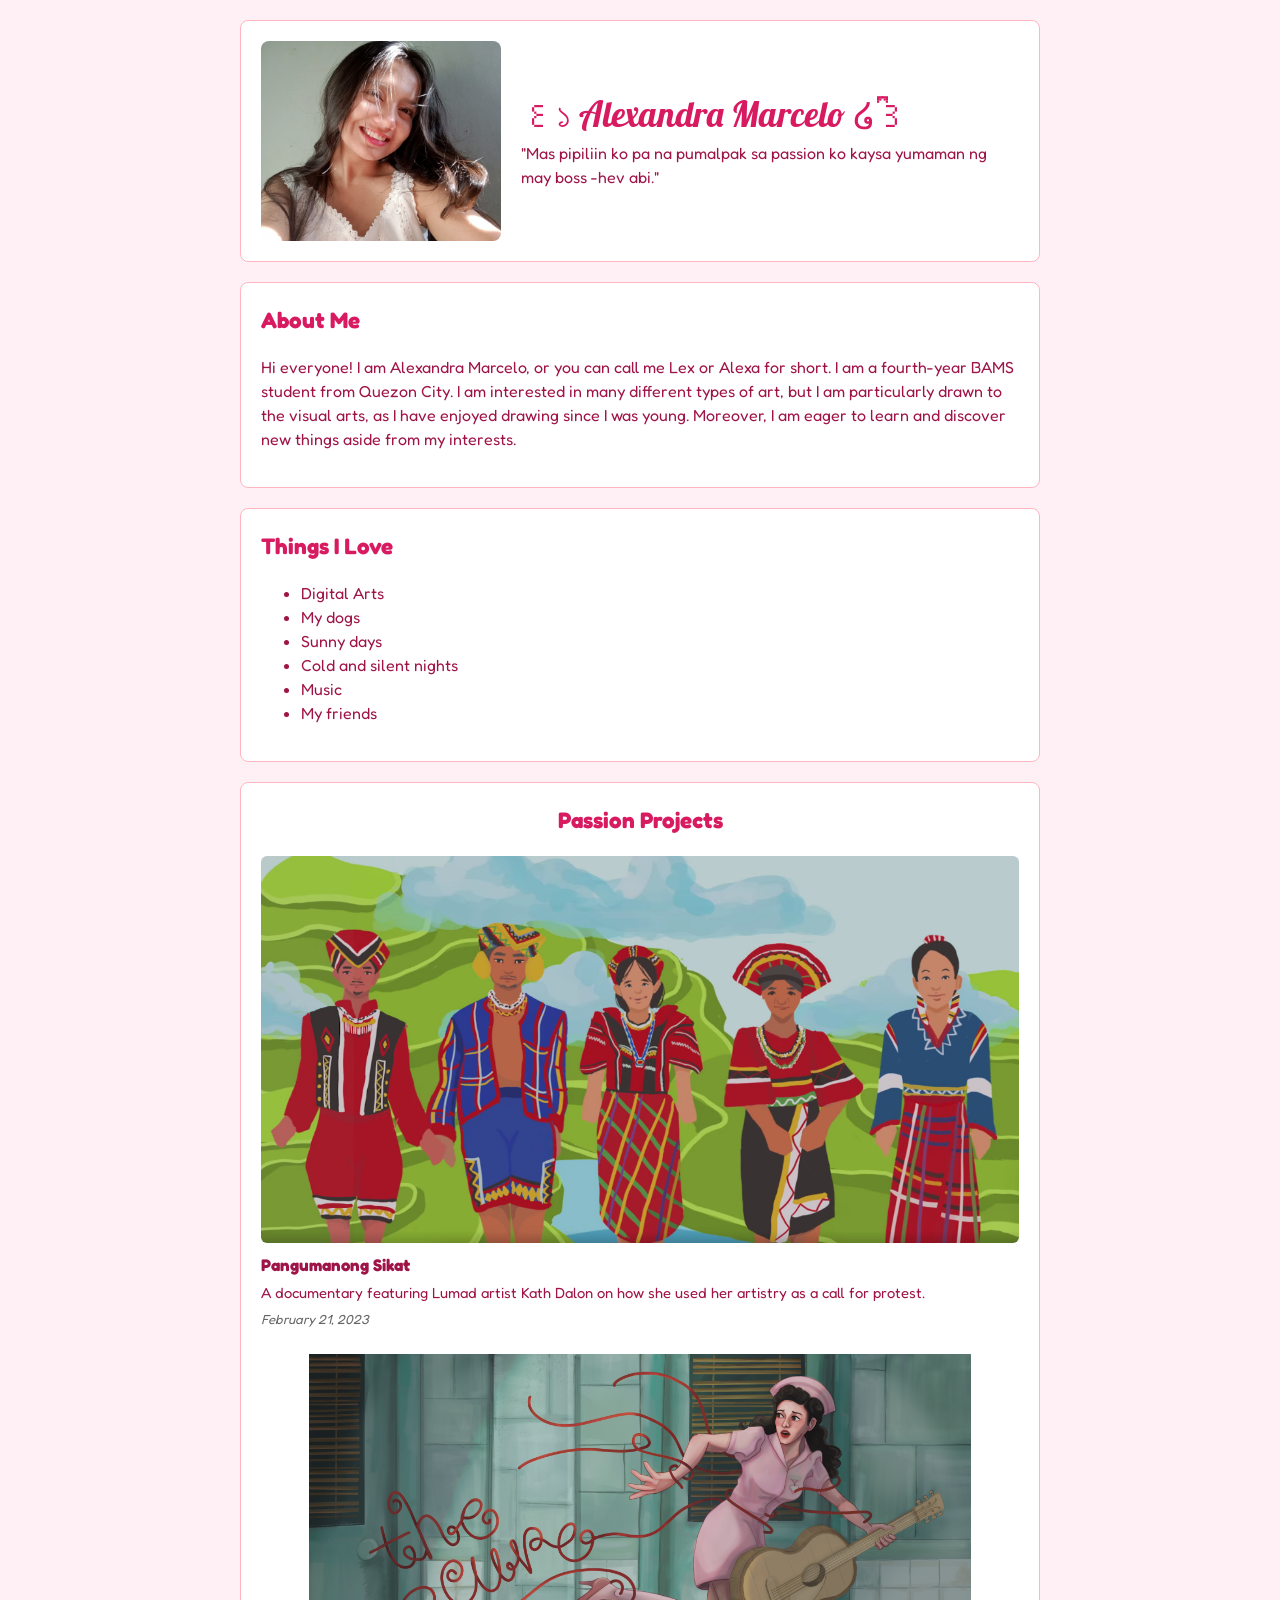
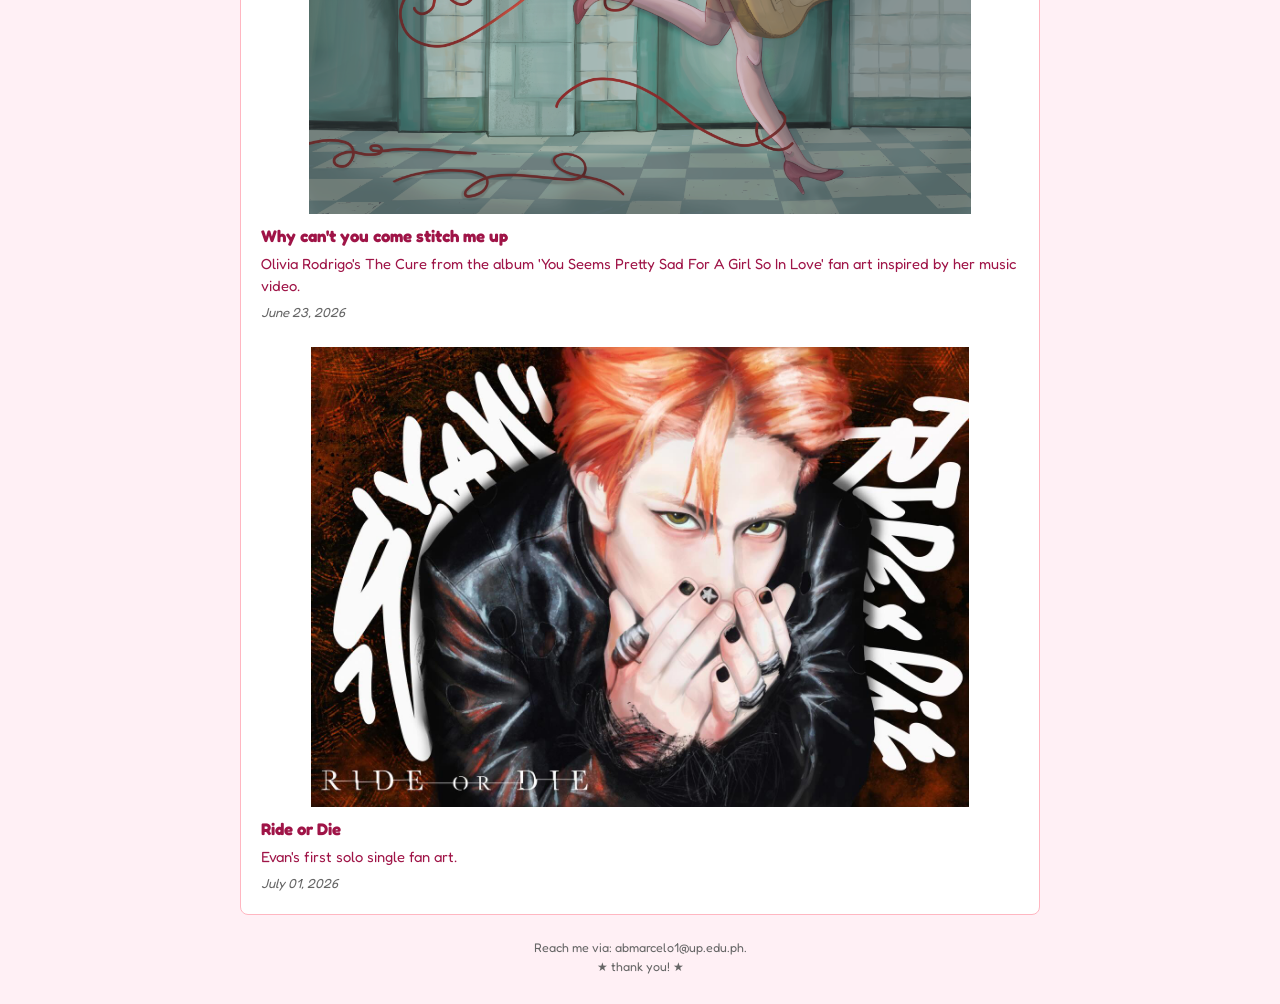
<file: index.html>
<!DOCTYPE html>
<html lang="en">
<head>
	<meta charset="UTF-8">
	<meta name="viewport" content="width=device-width, initial-scale=1.0">
	<title>Alexandra Marcelo - My Profile</title>
	<link rel="preconnect" href="https://fonts.googleapis.com">
	<link rel="preconnect" href="https://fonts.gstatic.com" crossorigin>
	<link href="https://fonts.googleapis.com/css2?family=Fredoka:wght@300..700&family=Lobster&display=swap" rel="stylesheet">
	<link rel="stylesheet" href="myprofile.css">
</head>

<body>

	<header>
		<div class="header">
			<img src="my-photo.jpg" alt="Portrait of Alexandra Marcelo" class="my-photo">
			<div class="intro">
				<h1>꒰১ Alexandra Marcelo ໒꒱ིྀ</h1>
				<p>"Mas pipiliin ko pa na pumalpak sa passion ko kaysa yumaman ng may boss -hev abi."</p>
			</div>
		</div>
	</header>

	<main>
		<section class="profile-box">
			<h2>About Me</h2>
			<p>Hi everyone! I am Alexandra Marcelo, or you can call me Lex or Alexa for short. I am a fourth-year BAMS student from Quezon City. I am interested in many different types of art, but I am particularly drawn to the visual arts, as I have enjoyed drawing since I was young. Moreover, I am eager to learn and discover new things aside from my interests.</p>
		</section>

		<section class="profile-box">
			<h2>Things I Love</h2>
			<ul>
				<li>Digital Arts</li>
				<li>My dogs</li>
				<li>Sunny days</li>
				<li>Cold and silent nights</li>
				<li>Music</li>
				<li>My friends</li>
			</ul>
		</section>

		<section class="profile-box">
			<h2 class="passion-heading">Passion Projects</h2>

			<div class="other-projects">
				<article class="project-item">
					<img src="pangumanong-sikat.png" alt="Pangumanong Sikat digital art">
					<div class="proj-title">Pangumanong Sikat</div>
					<div class="description">A documentary featuring Lumad artist Kath Dalon on how she used her artistry as a call for protest.</div>
					<div class="date">February 21, 2023</div>
				</article>

				<article class="project-item">
					<img src="the-cure.png" alt="Why can't you come stitch me up fan art inspired by Olivia Rodrigo">
					<div class="proj-title">Why can't you come stitch me up</div>
					<div class="description">Olivia Rodrigo's The Cure from the album 'You Seems Pretty Sad For A Girl So In Love' fan art inspired by her music video.</div>
					<div class="date">June 23, 2026</div>
				</article>

				<article class="project-item">
					<img src="ride-or-die.jpg" alt="Ride or Die digital fan art">
					<div class="proj-title">Ride or Die</div>
					<div class="description">Evan's first solo single fan art.</div>
					<div class="date">July 01, 2026</div>
				</article>
			</div>
		</section>
	</main>

	<footer>
		<p>Reach me via: <a href="mailto:abmarcelo1@up.edu.ph">abmarcelo1@up.edu.ph</a>.</p>
		<p>★ thank you! ★</p>
	</footer>

</body>
</html>
</file>
<file: myprofile.css>
* {
	box-sizing: border-box;
}

body {
	background-color: #FFF0F5;
	color: #9F1447;
	font-family: "Fredoka", sans-serif;
	font-optical-sizing: auto;
	font-weight: 400;
	font-style: normal;
	font-variation-settings: "wdth" 100;
	font-size: 1rem;
	margin: 0;
	padding: 20px;
	line-height: 1.5;
}

header,
.profile-box {
	max-width: 800px;
	margin: 0 auto 20px auto;
	padding: 20px;
	border: 1px solid #ffb6c1;
	border-radius: 8px;
	background-color: #ffffff;
}

main {
	max-width: 800px;
	margin: 0 auto;
}

/* Flexbox row placing photo next to name + tagline on desktop */
.header {
	display: flex;
	flex-direction: row;
	align-items: center;
	text-align: left;
	gap: 20px;
}

.my-photo {
	width: 240px;
	height: 200px;
	flex-shrink: 0;
	object-fit: cover;
	border-radius: 8px;
}

.intro {
	display: flex;
	flex-direction: column;
	justify-content: center;
	gap: 6px;
	flex: 1;
}

.intro h1 {
	font-family: "Lobster", sans-serif;
	font-weight: 400;
	font-style: normal;
	color: #d81b60;
	font-size: 2.2rem;
	line-height: 1.2;
	margin: 0;
}

.intro p {
	margin: 0;
	font-size: 1rem;
}

h2,
h3 {
	color: #d81b60;
	margin-top: 0;
}

h2 {
	font-size: 1.4rem;
}

h3 {
	font-size: 1.15rem;
}

.profile-box:last-child {
	margin-bottom: 0;
}

.other-projects {
	display: flex;
	flex-direction: column;
	gap: 24px;
	margin-top: 14px;
}

.passion-heading {
	text-align: center;
}

.project-item {
	display: flex;
	flex-direction: column;
}

.project-item img {
	display: block;
	width: 100%;
	height: auto;
	max-height: 460px;
	object-fit: contain;
	border-radius: 6px;
	background-color: #ffffff;
	margin-bottom: 10px;
}

.proj-title {
	font-weight: bold;
	font-size: 1.05rem;
	color: #9F1447;
	margin-bottom: 4px;
}

.description {
	font-size: 0.92rem;
	color: #9F1447;
	margin-bottom: 6px;
}

.date {
	font-size: 0.82rem;
	font-style: italic;
	color: #666666;
}

a {
	color: #d81b60;
}

a:hover {
	text-decoration: none;
}

footer {
	max-width: 800px;
	margin: 24px auto 8px auto;
	text-align: center;
	font-size: 0.78rem;
	color: #666666;
}

footer p {
	margin: 0;
}

footer a {
	color: #666666;
	text-decoration: none;
}

footer a:hover {
	color: #d81b60;
	text-decoration: underline;
}

@media (max-width: 600px) {
	body {
		padding: 12px;
	}

	.header {
		flex-direction: column;
		text-align: center;
	}

	.my-photo {
		width: 100%;
		max-width: 280px;
		height: 200px;
	}

	.intro h1 {
		font-size: 1.65rem;
	}
}
</file>
